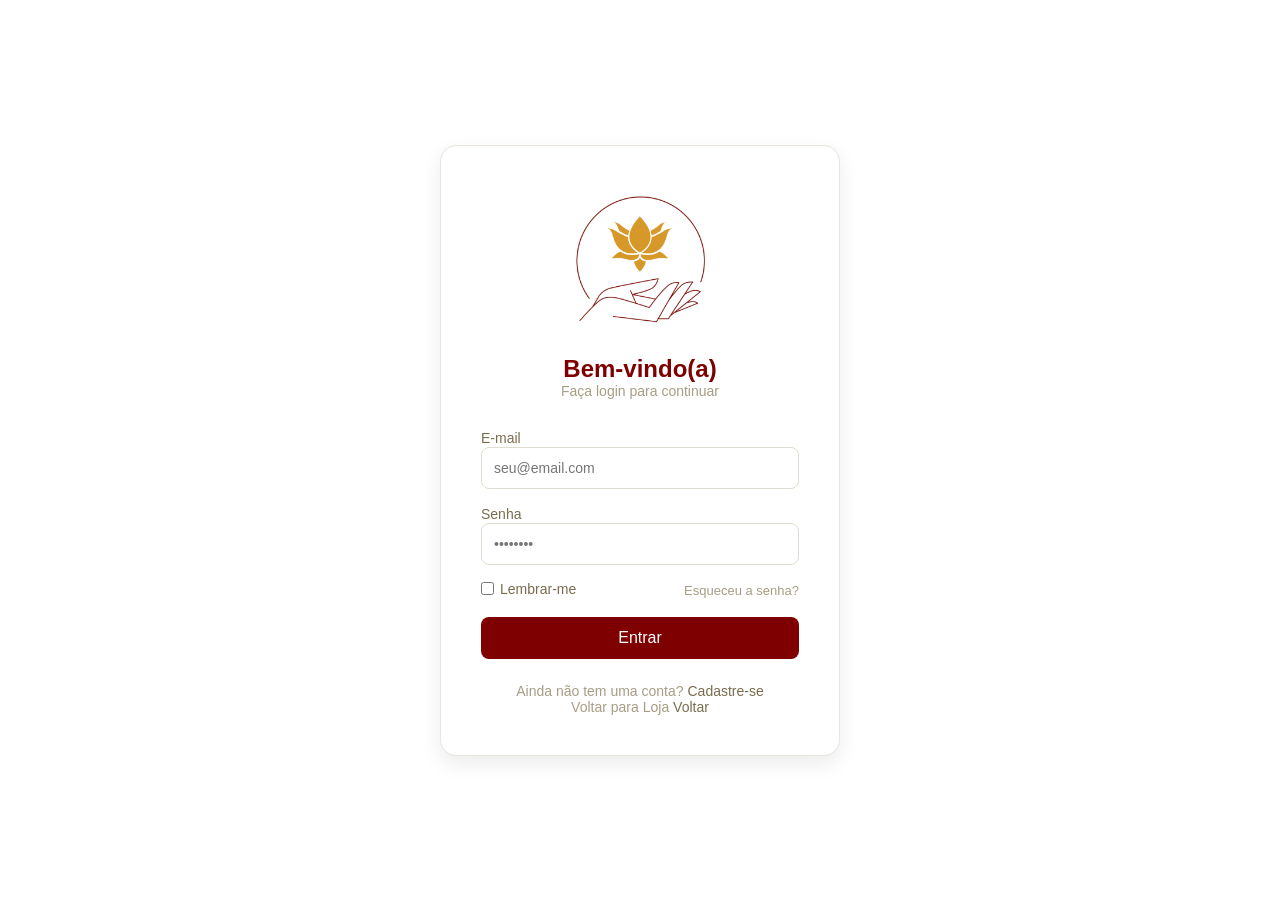
<file: login.html>
<!DOCTYPE html>
<html lang="pt-BR">
<head>
  <meta charset="UTF-8">
  <meta name="viewport" content="width=device-width, initial-scale=1.0">
  <title>Login | Buddha Spa</title>


  <style>
    * {
      box-sizing: border-box;
      font-family: 'Segoe UI', sans-serif;
      margin: 0;
      padding: 0;
    }

    body {
      background-color: #ffffff;
      display: flex;
      align-items: center;
      justify-content: center;
      min-height: 100vh;
    }

    .login-container {
      background-color: #fff;
      border: 1px solid #e9e4dc;
      border-radius: 16px;
      padding: 40px;
      max-width: 400px;
      width: 100%;
      box-shadow: 0 8px 20px rgba(0, 0, 0, 0.08);
    }

    .login-header {
      text-align: center;
      margin-bottom: 30px;
    }

    .login-header img {
      height: 150px;
    }

    .login-header h2 {
      margin-top: 15px;
      font-size: 24px;
      color: #7e0000;
    }

    .login-header p {
      font-size: 14px;
      color: #a89c84;
    }

    form {
      display: flex;
      flex-direction: column;
      gap: 16px;
    }

    label {
      font-size: 14px;
      color: #7a6c4f;
      margin-bottom: 4px;
    }

    input[type="email"],
    input[type="password"] {
      width: 100%;
      padding: 12px;
      border: 1px solid #e0dcd1;
      border-radius: 8px;
      font-size: 14px;
      color: #333;
    }

    input:focus {
      outline: none;
      border-color: #d4c5a8;
      box-shadow: 0 0 0 2px #f0e8d6;
    }

    .form-options {
      display: flex;
      justify-content: space-between;
      align-items: center;
      font-size: 13px;
    }

    .form-options a {
      color: #a89c84;
      text-decoration: none;
    }

    .form-options a:hover {
      text-decoration: underline;
    }

    .checkbox {
      display: flex;
      align-items: center;
      gap: 6px;
      color: #7a6c4f;
    }

    button {
      background-color: #7e0000;
      color: #fff;
      padding: 12px;
      border: none;
      border-radius: 8px;
      font-size: 16px;
      cursor: pointer;
      transition: background-color 0.3s ease;
    }

    button:hover {
      background-color: #b49a7e;
    }

    .signup {
      text-align: center;
      margin-top: 24px;
      font-size: 14px;
      color: #a89c84;
    }

    .signup a {
      color: #7a6c4f;
      text-decoration: none;
      font-weight: 500;
    }

    .signup a:hover {
      text-decoration: underline;
    }
  </style>


</head>
<body>

  <div class="login-container">
    <div class="login-header">
      <img src="assets/img/cropped-LOGO-2.png" alt="Buddha Spa">
      <h2>Bem-vindo(a)</h2>
      <p>Faça login para continuar</p>
    </div>

    <form>
      <div>
        <label for="email">E-mail</label>
        <input type="email" id="email" placeholder="seu@email.com">
      </div>

      <div>
        <label for="senha">Senha</label>
        <input type="password" id="senha" placeholder="••••••••">
      </div>

      <div class="form-options">
        <label class="checkbox">
          <input type="checkbox">
          Lembrar-me
        </label>
        <a href="#">Esqueceu a senha?</a>
      </div>

      <button type="submit">Entrar</button>
    </form>

    <p class="signup">
      Ainda não tem uma conta? <a href="#">Cadastre-se</a><br>
      Voltar para Loja <a href="lojafranqueados.html">Voltar</a>
    </p>
  </div>

</body>
</html>
</file>
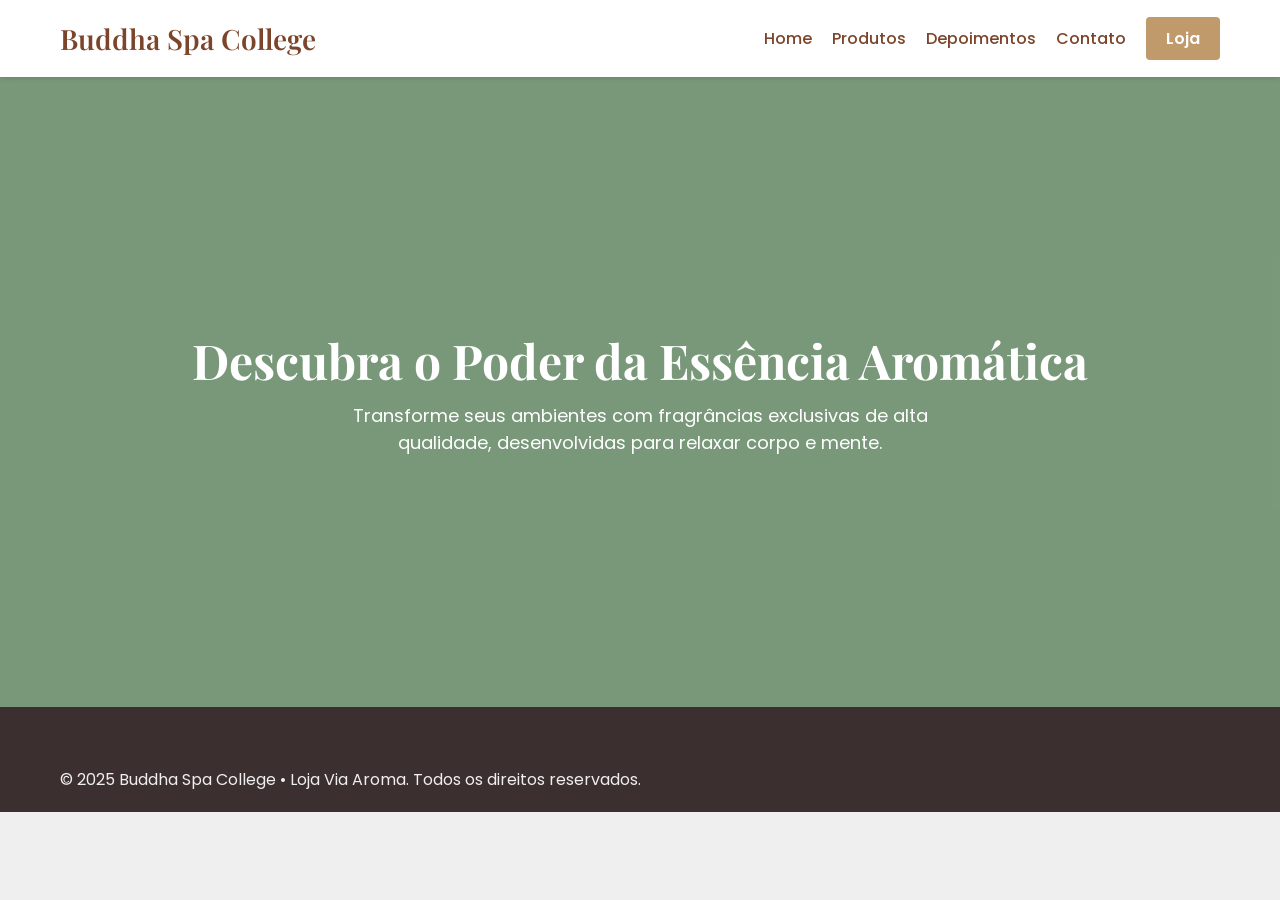
<file: assets/teste.html>
<!DOCTYPE html>
<html lang="pt-br">
<head>
  <meta charset="UTF-8">
  <meta name="viewport" content="width=device-width, initial-scale=1.0">
  <title>Protótipo Buddha Spa College com Produtos Via Aroma</title>
  <link href="https://fonts.googleapis.com/css2?family=Montserrat:wght@400;600&family=Poppins:wght@300;400;600&family=Playfair+Display:wght@400;600&display=swap" rel="stylesheet">
  <style>
    * { margin:0; padding:0; box-sizing:border-box; }
    body { font-family:'Poppins', sans-serif; color:#3C2F2F; background:#EFEFEF; scroll-behavior:smooth; }
    a { text-decoration:none; }
    .container { max-width:1200px; margin:0 auto; padding:0 20px; }
    img { display:block; max-width:100%; }

    /* Header */
    header { background:#fff; padding:20px 0; position:sticky; top:0; z-index:1000; box-shadow:0 2px 5px rgba(0,0,0,0.1); }
    .logo { font-family:'Playfair Display', serif; font-size:28px; font-weight:600; color:#7C452B; }
    nav ul { list-style:none; display:flex; gap:20px; }
    nav a { color:#7C452B; font-weight:500; transition:color .3s; }
    nav a:hover { color:#C19A6B; }
    .cta-header { background:#C19A6B; padding:10px 20px; border-radius:4px; color:#fff; font-weight:600; transition:background .3s; }
    .cta-header:hover { background:#A17C5B; }

    /* Banner principal de essência aromática */
    .main-banner {
      position:relative;
      width:100%;
      height:70vh;
      background:url('https://via.placeholder.com/1600x900?text=Essência+Aromática') center/cover no-repeat;
      display:flex;
      align-items:center;
      justify-content:center;
    }
    .main-banner .overlay {
      position:absolute;
      top:0; left:0;
      width:100%; height:100%;
      background:rgba(44,95,45,0.6);
    }
    .main-banner .banner-content {
      position:relative;
      text-align:center;
      color:#fff;
      padding:20px;
    }
    .main-banner h1 {
      font-family:'Playfair Display', serif;
      font-size:48px;
      margin-bottom:10px;
    }
    .main-banner p {
      font-size:18px;
      max-width:600px;
      margin:0 auto;
    }

    /* Seções subsequentes omitidas para brevidade */

    /* Footer */
    footer { background:#3C2F2F; color:#EFEFEF; padding:60px 0 20px; }
    /* Estilos finais omitidos */
  </style>
</head>
<body>
  <header>
    <div class="container" style="display:flex; justify-content:space-between; align-items:center;">
      <a href="#" class="logo">Buddha Spa College</a>
      <nav>
        <ul>
          <li><a href="#">Home</a></li>
          <li><a href="#products">Produtos</a></li>
          <li><a href="#depoimentos">Depoimentos</a></li>
          <li><a href="#contato">Contato</a></li>
          <li><a href="#" class="cta-header">Loja</a></li>
        </ul>
      </nav>
    </div>
  </header>

  <!-- Banner principal de essência aromática -->
  <section class="main-banner">
    <div class="overlay"></div>
    <div class="banner-content container">
      <h1>Descubra o Poder da Essência Aromática</h1>
      <p>Transforme seus ambientes com fragrâncias exclusivas de alta qualidade, desenvolvidas para relaxar corpo e mente.</p>
    </div>
  </section>

  <!-- Resto do conteúdo continua aqui -->

  <footer>
    <div class="container">
      <!-- Footer widgets e newsletter -->
      <div class="footer-bottom">&copy; 2025 Buddha Spa College • Loja Via Aroma. Todos os direitos reservados.</div>
    </div>
  </footer>
</body>
</html>
</file>
